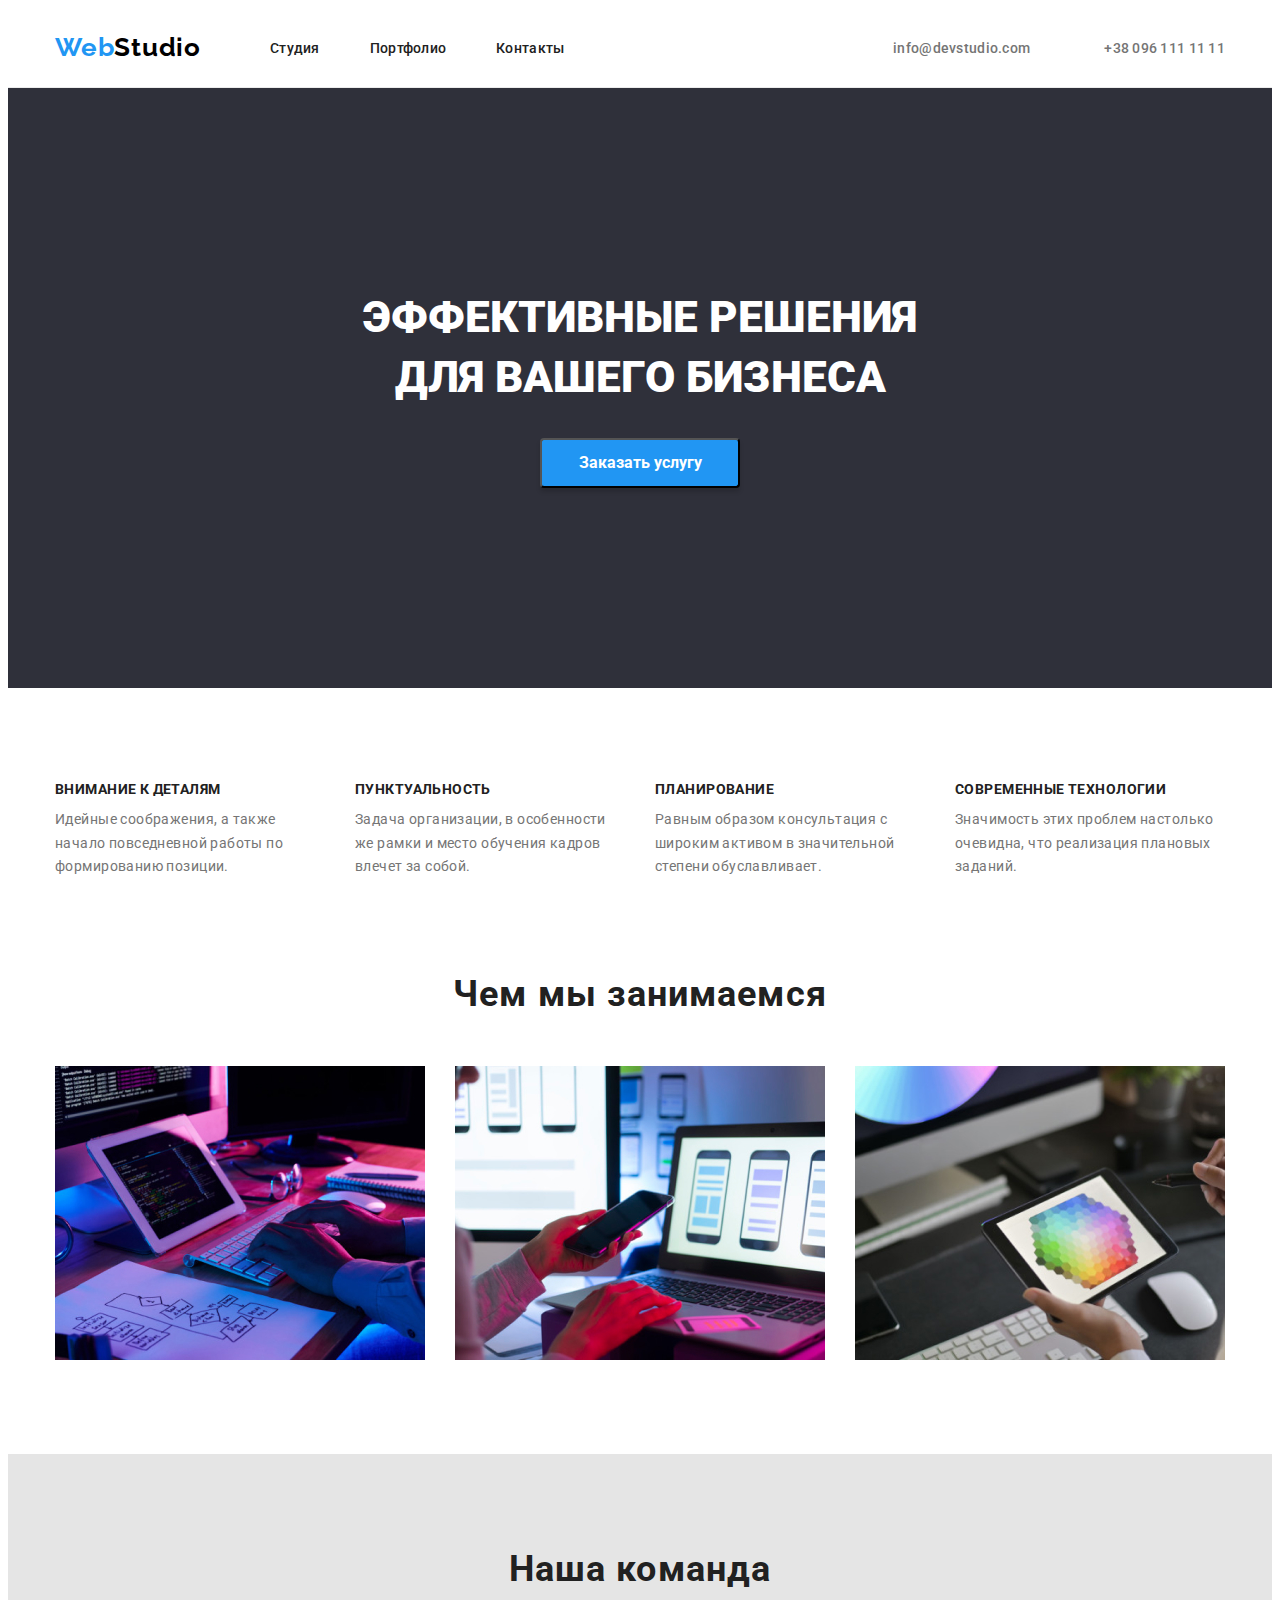
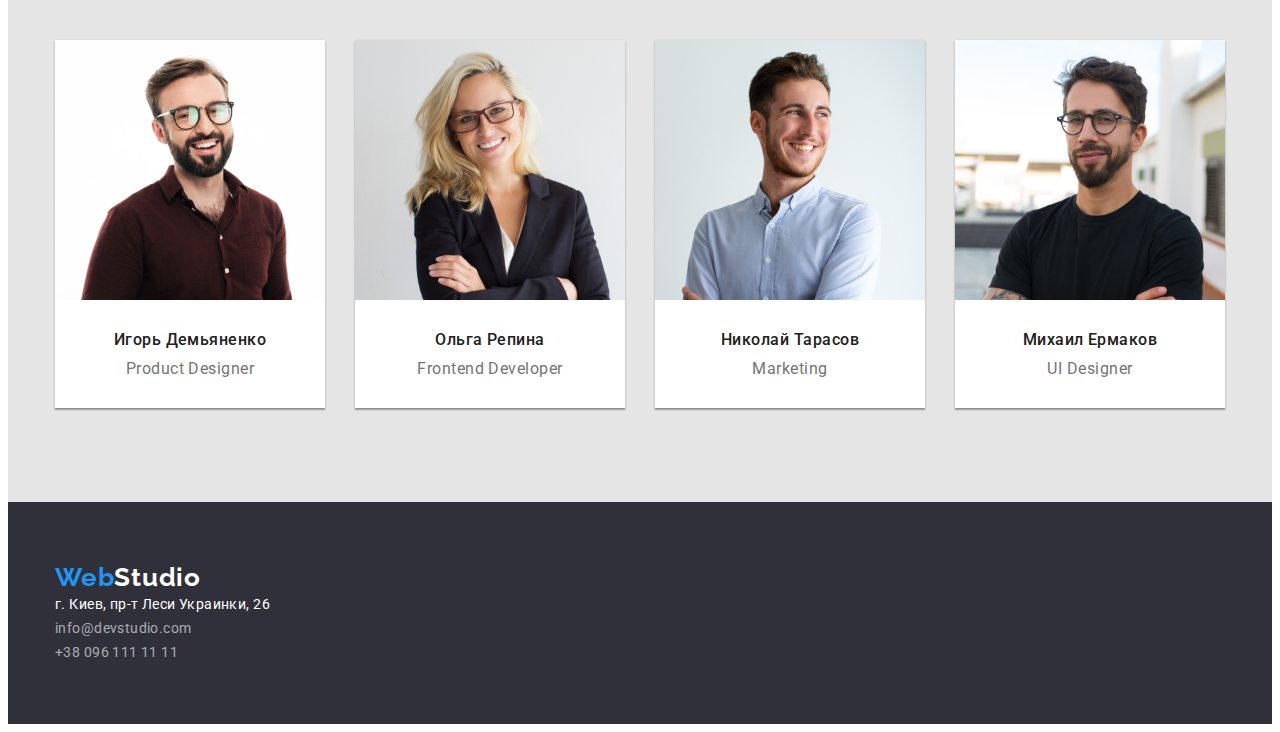
<file: index.html>
<!DOCTYPE html>
<html lang="ru">
<head>
    <meta charset="UTF-8">
    <meta http-equiv="X-UA-Compatible" content="IE=edge">
    <meta name="viewport" content="width=device-width, initial-scale=1.0">
    <title>Document</title> 
    <link rel="preconnect" href="https://fonts.googleapis.com">
    <link rel="preconnect" href="https://fonts.gstatic.com" crossorigin>
    <link href="https://fonts.googleapis.com/css2?family=Raleway:wght@700&family=Roboto:wght@400;500;700;900&display=swap" rel="stylesheet">
    <link rel="stylesheet" href="https://cdnjs.cloudflare.com/ajax/libs/modern-normalize/1.1.0/modern-normalize.min.css" integrity="sha512-wpPYUAdjBVSE4KJnH1VR1HeZfpl1ub8YT/NKx4PuQ5NmX2tKuGu6U/JRp5y+Y8XG2tV+wKQpNHVUX03MfMFn9Q==" crossorigin="anonymous" referrerpolicy="no-referrer" />
    <link rel="stylesheet" href="./css/styles.css" />
</head>

<body>
<header class="header">
    <div class="container">
<nav class="header-nav">
    <a class="logo link" href="" lang="en">Web<span class="logo-accent">Studio</span></a>
    
   <ul class="header-list list"> 
       <li class="header-item"><a href="./index.html" class="header-link link studia ">Студия</a></li>
    <li class="header-item"><a href="./portfolio.html" class="header-link link portfolio">Портфолио</a></li>
    <li class="header-item"><a href="" class="header-link link contacts">Контакты</a></li>
</ul>
</nav>
 <div class="header-connect">
    <a href="mailto:info@devstudio.com" class="header-mail link">info@devstudio.com</a>
    <a href="tel:+380961111111" class="header-tel link">+38 096 111 11 11</a>
</div>
</div>

</header>

<main>   
 <section class="business">
    <div class="container">
<h1 class="main-title">ЭФФЕКТИВНЫЕ РЕШЕНИЯ <br>ДЛЯ ВАШЕГО БИЗНЕСА</br></h1>
<button type="button" class="business-btn">Заказать услугу</button>
</div>
</section>
<section class="option">
    <div class="container">
    <ul class="option-list list">
    <li class="option-item "> 
        <h3 class="option-item-title ">Внимание к деталям</h3>
    <p class="option-iyem-text">Идейные соображения, а также начало повседневной работы по формированию позиции. </p>
</li>
    <li class="option-item">
        <h3 class="option-item-title">Пунктуальность </h3>
    <p class="option-iyem-text">Задача организации, в особенности же рамки и место обучения кадров влечет за собой.</p>
</li>
    <li class="option-item">
        <h3 class="option-item-title">Планирование</h3>
    <p class="option-iyem-text">Равным образом консультация с широким активом в значительной степени обуславливает.</p>
</li>
    <li class="option-item">
        <h3 class="option-item-title">Современные технологии</h3>
    <p class="option-iyem-text">Значимость этих проблем настолько очевидна, что реализация плановых заданий.</p>
</li>
</ul>
</div>
</section>
<section class="work">
<div class="container">
<h2 class="work-title">Чем мы занимаемся</h2>

<ul class="work-list list">
    
    <li class="work-item"><img src="img/cod.jpg" alt="верстка" width="370" height="294" class="work-pict"> </li>
<li class="work-item"> <img src="img/telephone.jpg" alt="верстка" width="370" height="294"  class="work-pict"></li>
<li class="work-item"><img src="img/laptop.jpg" alt="верстка" width="370" height="294" class="work-pict"></li>
</ul>
</div>
</section>
   <section class="hero">
       <div class="container">
<h2 class="hero-title">Наша команда</h2>
<ul class="hero-list list">
    <li class="hero-item">
           
        <img src="./img/igor.jpg" alt="работник1" width="270" height="260"  class="hero-pict">
        <div class="about-people">
        <h3 class="hero-name">Игорь Демьяненко</h3>
        <p class="hero-work">Product Designer</p>
        </div>
    </li>

    <li class="hero-item">
                            
        <img src="./img/olha.jpg" alt="работник2" width="270" height="260" class="hero-pict">
        <div class="about-people">
        <h3 class="hero-name">Ольга Репина</h3>
        <p class="hero-work">Frontend Developer</p>
        </div>   
    </li>
    <li class="hero-item">              
      
        <img src="./img/nikolay.jpg" alt="работник3" width="270" height="260" class="hero-pict">
        <div class="about-people">
        <h3 class="hero-name">Николай Тарасов</h3>
        <p class="hero-work">Marketing</p>
        </div>
    </li>

    <li class="hero-item"> 
        <img src="./img/mihail.jpg" alt="работник4" width="270" height="260" class="hero-pict">
        <div class="about-people">
        <h3 class="hero-name">Михаил Ермаков</h3>
        <p class="hero-work">UI Designer</p>          
        </div>
    </li>
</ul>
</div>
</section>
</main>
<footer class="footer">
    <div class="container">
    <a class="logo link" href="" lang="en">Web<span class="logo-accent-two">Studio</span></a>

    <address>
        <ul class="footer-list list">
          <li class="footer-item"><a href="https://bit.ly/3pXMvUd" target="_blank" rel="noopener noreferrer" class="footer-link-place link">г. Киев, пр-т
              Леси Украинки, 26</a> </li>
          <li class="footer-item"><a href="mailto:info@devstudio.com" class="footer-mail link">info@devstudio.com</a> </li>
          <li class="footer-item"><a href="tel:+380961111111" class="footer-tel link">+38 096 111 11 11</a> </li>
        </ul>
      </address>
    </div>
    </footer> 

</body>
</html>
</file>
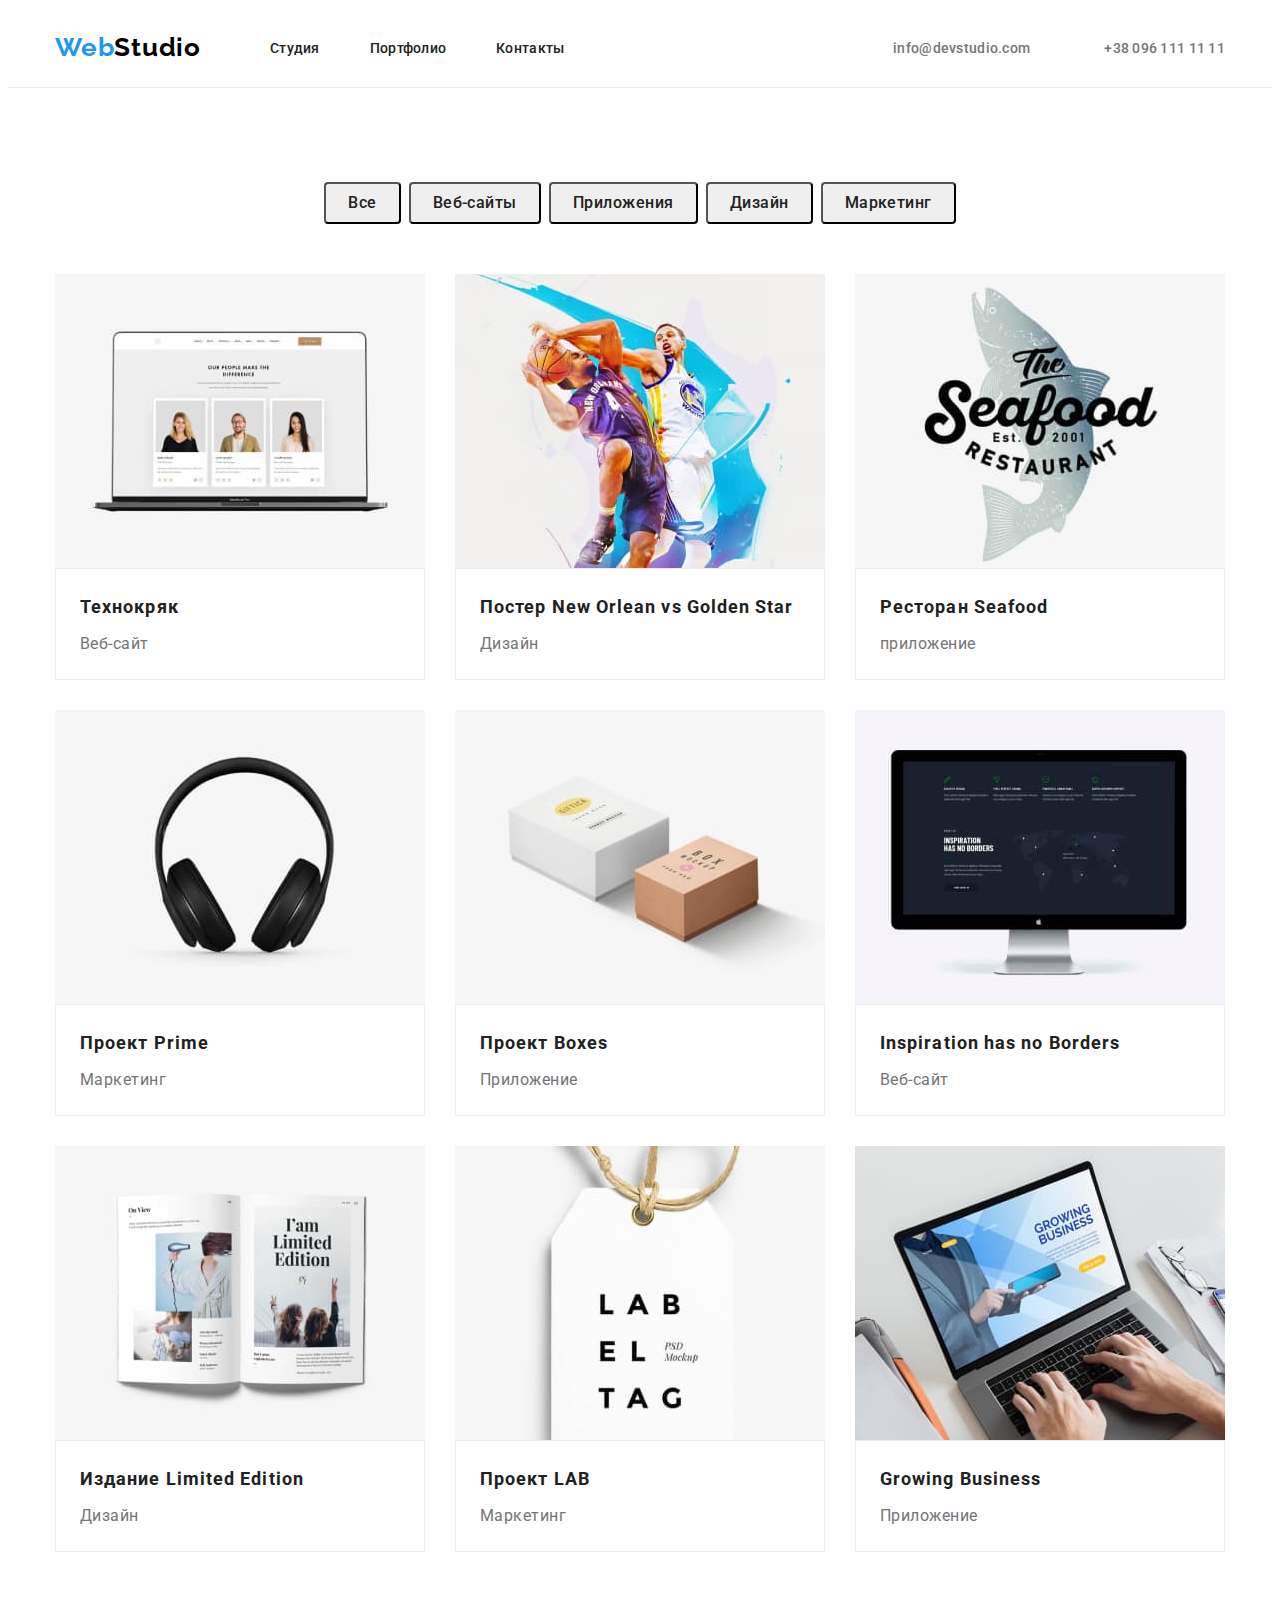
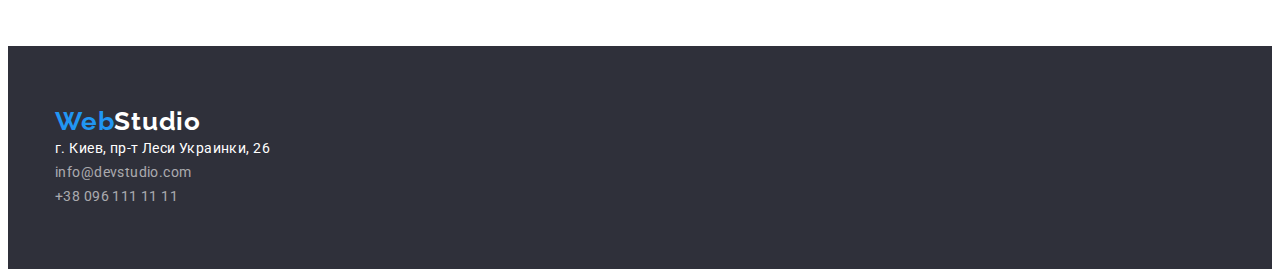
<file: portfolio.html>
<!DOCTYPE html>
<html lang="ru">
<head>
    <meta charset="UTF-8">
    <meta http-equiv="X-UA-Compatible" content="IE=edge">
    <meta name="viewport" content="width=device-width, initial-scale=1.0">
    <title>Document</title>
    <link rel="preconnect" href="https://fonts.googleapis.com">
<link rel="preconnect" href="https://fonts.gstatic.com" crossorigin>
<link href="https://fonts.googleapis.com/css2?family=Raleway:wght@700&family=Roboto:wght@400;500;700;900&display=swap" rel="stylesheet">
<link rel="stylesheet" href="https://cdnjs.cloudflare.com/ajax/libs/modern-normalize/1.1.0/modern-normalize.min.css" integrity="sha512-wpPYUAdjBVSE4KJnH1VR1HeZfpl1ub8YT/NKx4PuQ5NmX2tKuGu6U/JRp5y+Y8XG2tV+wKQpNHVUX03MfMFn9Q==" crossorigin="anonymous" referrerpolicy="no-referrer" />
<link rel="stylesheet" href="./css/styles.css" />
</head>
<body>
    
 <header class="header">
    <div class="container">
        <nav class="header-nav">
        <a class="logo link" href="" lang="en">Web<span class="logo-accent">Studio</span></a>          
       <ul class="header-list list"> 
           <li class="header-item"><a href="./index.html" class="header-link link">Студия</a></li>
        <li class="header-item"><a href="./portfolio.html" class="header-link link">Портфолио</a></li>
        <li class="header-item"><a href="" class="header-link link">Контакты</a></li>
    </ul>
    </nav>
    <div class="header-connect">
        <a href="mailto:info@devstudio.com" class="header-mail link">info@devstudio.com</a>
        <a href="tel:+380961111111" class="header-tel link">+38 096 111 11 11</a>
    </div>
    </div> 
    </header>
    <main>
<section class="main-box">
    <div class="container">
    <ul class="main-list list">
        <li class="main-item"><button type="button" class="main-btn">Все</button></li>
        <li class="main-item"><button type="button" class="main-btn">Веб-сайты</button></li>
        <li class="main-item"><button type="button" class="main-btn">Приложения</button></li>
        <li class="main-item"><button type="button" class="main-btn">Дизайн</button></li>
        <li class="main-item"><button type="button" class="main-btn">Маркетинг</button></li>
    </ul>
    <ul class="box-list list">
        <li class="box-item">
           <a href="" class="box-link link"> <img src="./images/img1.jpg" alt="веб-сайт" width="370" height="294" class="box-photo"></a>
           <div class="about-box">
           <h3 class="box-title">Технокряк</h3>
                    <p class="box-text">Веб-сайт</p>
            </div>    
            
        </li>
        <li class="box-item " >
          <a href="" class="box-link link">  <img src="./images/img2.jpg" alt="дизайн" width="370" height="294" class="box-photo"></a>
          <div class="about-box">     
          <h3 class="box-title">Постер New Orlean vs Golden Star</h3>
                    <p class="box-text">Дизайн</p>
           </div>     
            
        </li>
        <li class="box-item">
            <a href="" class="box-link link"><img src="./images/img3.jpg" alt="приложение" width="370" height="294" class="box-photo"></a>
            <div class="about-box">   
            <h3 class="box-title">Ресторан Seafood</h3>
                    <p class="box-text">приложение</p>
            </div>    
        
        </li>
        <li class="box-item">
            <a href="" class="box-link link"><img src="./images/img4.jpg" alt="маркетинг" width="370" height="294" class="box-photo"></a>
            <div class="about-box">    
            <h3 class="box-title">Проект Prime</h3>
                    <p class="box-text">Маркетинг</p>
            </div>    
            
        </li>
        <li class="box-item">
            <a href="" class="box-link link"><img src="./images/img5.jpg" alt="приложение" width="370" height="294" class="box-photo"></a>
            <div class="about-box">    
            <h3 class="box-title">Проект Boxes</h3>
                    <p class="box-text">Приложение</p>
            </div>    
            
        </li>
        <li class="box-item">
            <a href="" class="box-link link"><img src="./images/img6.jpg" alt="веб-сайт" width="370" height="294" class="box-photo"></a>
            <div class="about-box">    
            <h3 class="box-title">Inspiration has no Borders</h3>
                    <p class="box-text">Веб-сайт</p>
            </div>    
            
        </li>
        <li class="box-item">
            <a href="" class="box-link link"><img src="./images/img7.jpg" alt="дизайн" width="370" height="294" class="box-photo"></a>
            <div class="about-box">    
            <h3 class="box-title">Издание Limited Edition</h3>
                    <p class="box-text">Дизайн</p>
            </div>    
            
        </li>
        <li class="box-item">
            <a href="" class="box-link link"><img src="./images/img8.jpg" alt="маркетинг" width="370" height="294" class="box-photo"></a>
            <div class="about-box">    
            <h3 class="box-title">Проект LAB</h3>
                    <p class="box-text">Маркетинг</p>
            </div>    
            
        </li>
        <li class="box-item">
            <a href="" class="box-link link"><img src="./images/img9.jpg" alt="приложение" width="370" height="294" class="box-photo"></a>
            <div class="about-box">    
            <h3 class="box-title">Growing Business</h3>
                    <p class="box-text">Приложение</p>
            </div>    
            
        </li>
    </ul>
</div>
</section>
    </main>
    <footer class="footer">
        <div class="container">
        <a class="logo link" href="" lang="en">Web<span class="logo-accent-two">Studio</span></a>
        <address>
            <ul class="footer-list list">
                <li class="footer-item"><a href="https://bit.ly/3pXMvUd" target="_blank" rel="noopener noreferrer" class="footer-link-place link">г. Киев, пр-т
                    Леси Украинки, 26</a> </li>
                <li class="footer-item"><a href="mailto:info@devstudio.com" class="footer-mail link">info@devstudio.com</a> </li>
                <li class="footer-item"><a href="tel:+380961111111" class="footer-tel link">+38 096 111 11 11</a> </li>
              </ul>
          </address>
        </div>
    </footer>
</body>
</html>
</file>
<file: css/styles.css>
:root {
    --header-color: #212121;
    --title-color:#212121;
    --text-color:#757575;
    --btn-color:#2196F3;
    --second-title-color:#FFFFFF;
    --logo-colar:#2196F3;
    --header-link-color:#757575;
    --second-btn-color:#212121;
}
img {
  display: block;
}

* {
  box-sizing: border-box;
}
address {
  font-style: normal;
}
p, h1, h2, h3, h4, h5, h6{
  margin: 0;
}
ul{
  margin: 0;
  padding-left: 0;
}


body{
font-family: 'Roboto', sans-serif;
color: #212121;

}
.list {
    list-style: none;
}
.link {
    text-decoration: none;
}
.container {
  width: 1200px;
  margin: 0 auto;
  padding-left: 15px;
  padding-right: 15px;
}
                                          /*header*/
.header {
  padding-top: 24px;
  padding-bottom: 24px;
  border-bottom: 1px solid #ECECEC;
}
.logo {font-family: 'Raleway',sans-serif;
    font-style: normal;
    font-weight: 700;
    font-size: 26px;
    line-height: 1.19;
    letter-spacing: 0.03em;
    color: var(--logo-colar);
    width: 145px;
    height: 31px;
  }
  .logo {
    margin-right: 70px;
  }
    .logo-accent {
        color: black;
    }
    .logo-accent-two{
      color: #FFFFFF;
    }
    .header-list {
      display: flex;
    }
    .header-nav {
      display: flex;
      align-items: center;
    }
    .header .container {
     display: flex;
     align-items: center;
    }
  .header-link {
    font-weight: 500;
    font-size: 14px;
    line-height: 1.14;  
    letter-spacing: 0.02em;
    
    color: var(--header-color);
  }

  .header-item {
   margin-right: 50px;

  }
  .header-item:last-child {
    margin-right: 0;
  }
  .header-mail {
      
  font-weight: 500;
  font-size: 14px;
  line-height: 1.14;
  letter-spacing: 0.02em;
  
  color: var(--header-link-color);
  margin-right: 70px;
  }
  .header-tel {
    font-weight: 500;
    font-size: 14px;
    line-height: 1.14;
    letter-spacing: 0.02em;
    
    color: var(--header-link-color);
  }
  .header-connect {
    margin-left: auto;
  }
  .header-link:hover,
  .header-link:focus {
    color: var(--btn-color);
  }
  .header-mail:hover,
  .header-mail:focus {
    color: var(--btn-color);
  }
  .header-tel:hover,
  .header-tel:focus {
    color: var(--btn-color);
  }

  .business-btn:hover,
  .business-btn:focus {
    background: var(--btn-color);
  }
  .main-btn:hover,
  .main-btn:focus {
    background: var(--btn-color);
  }
  .footer-link-place:hover,
  .footer-link-place:focus {
    color: var(--btn-color);
  }
  .footer-mail:hover,
  .footer-mail:focus {
    color: var(--btn-color);
  }
  .footer-tel:hover,
  .footer-tel:focus {
    color: var(--btn-color);

  }
                                         /*main*/
 .business{
  background: #2F303A;
  padding-top: 200px;
  padding-bottom: 200px;
 }                                        
.main-title {
    font-weight: 900;
font-size: 44px;
line-height: 1.36;
color:var(--second-title-color);
text-align: center;
margin-bottom: 30px;
width: 696px;
margin-left: auto;
margin-right: auto;
}


  .business-btn {
    font-family: 'Roboto';
    font-style: normal;
    font-weight: 700;
    font-size: 16px;
    line-height: 1.88;
    min-width: 200px;
    height: 50px;
    margin: 0 auto;
    display: block;
    background: #2196F3;
box-shadow: 0px 4px 4px rgba(0, 0, 0, 0.15);
border-radius: 4px;
color: #FFFFFF;
  }   
  .option {
    padding-top: 94px;
    padding-bottom: 94px;
  }
    .option-list {
     display: flex;

    }
    .option-item:not(:last-child) {
      margin-right: 30px;
    }
    .option-item {
      width: 270px;
    }
  
  .option-item-title {
    font-weight: 700;
    font-size: 14px;
    line-height: 1.14;
    letter-spacing: 0.03em;
    text-transform: uppercase;
    color: var(--title-color);
    margin-bottom: 10px;
  } 
  .option-iyem-text {
    font-size: 14px;
    line-height: 1.71;
    letter-spacing: 0.03em;
    
    color: var(--text-color);
  }     
  .work {
    padding-bottom: 94px;
  }
  .work-title {
    font-weight: 700;
    font-size: 36px;
    line-height: 1.17;
    letter-spacing: 0.03em;
    color: var(--title-color);
    margin-bottom: 50px;
    text-align: center;
  }   
  .work-list {
   display: flex;
  }
  .work-item:not(:last-child) {
   margin-right: 30px;

  } 
  
  .hero {
    background: #E5E5E5;
    padding-top: 94px;
    padding-bottom: 94px; 
  }
  .hero-title {
    font-weight: 700;
    font-size: 36px;
    line-height: 1.17;
    letter-spacing: 0.03em;
    color: var(--title-color);
    text-align: center;
    margin-bottom: 50px;
  }  
  .hero-list {
    display: flex;
     margin: -15px;
  }
  /* .hero-item:not(:last-child) {
    margin-right: 30px; 

  } */
  .hero-item {
    /* flex-basic: calc((100% - 120px) / 4); */
    flex-basis: calc(100% / 4 - 30px);
    margin: 15px;
    box-shadow: 0px 1px 3px rgba(0, 0, 0, 0.12), 0px 1px 1px rgba(0, 0, 0, 0.14), 0px 2px 1px rgba(0, 0, 0, 0.2);
  }
  .about-people {
    padding-top: 30px;
    padding-bottom: 30px;
    text-align: center;
    background-color: #FFFFFF;
  }

  .hero-name {
    font-weight: 500;
    font-size: 16px;
    line-height: 1.19;
    letter-spacing: 0.03em;
    color: var(--title-color);
    margin-bottom: 10px;
  }     
  .hero-work {
    font-size: 16px;
    line-height: 1.19;
    letter-spacing: 0.03em;
    
    color: var(--text-color);
  }   
                                    /*footer*/
   .footer {
    background: #2F303A;
    padding-top: 60px;
    padding-bottom: 60px; 
   }


   .footer-link-place {
    font-size: 14px;
    line-height: 1.71;
    letter-spacing: 0.03em;
    color: var(--second-title-color);
    margin-top: 20px;
   }
   .footer-mail {
    font-size: 14px;
    line-height: 1.71;
    letter-spacing: 0.03em;
    color: rgba(255, 255, 255, 0.6);
    margin-top: 9px;
   }
   .footer-tel {
    font-size: 14px;
    line-height: 1.71;
    letter-spacing: 0.03em;
    color: rgba(255, 255, 255, 0.6);
    margin-top: 9px;
   }              
  


                            /*main-portfolio*/
  .main-box {
    padding-top: 94px;
    padding-bottom: 94px;
  }                          
  .main-btn {
    font-family: 'Roboto';
    font-style: normal;
    font-weight: 500;
    font-size: 16px;
    line-height: 1.63;
    letter-spacing: 0.03em;
    color: var(--second-btn-color);
    padding: 6px 22px;
    border-radius: 4px;
  }  
  .main-list {
    margin-bottom: 50px;
    display:flex;
    justify-content: center;
  }
  .main-item:not(:last-child) {
    margin-right: 8px;
  }
  .about-box {
    padding-top: 20px;
    padding-bottom: 20px;
    border: 1px solid #EEEEEE;
    padding-left: 24px;
    padding-right: 24px;
  }
  .box-list {
   display: flex;
   flex-wrap: wrap;
    margin: -15px;
  }
  .box-item {
    flex-basis: calc(100% / 9 - 30px);
     margin: 15px;
     
  }
  .box-title{
    font-weight: 700;
    font-size: 18px;
    line-height: 2.00;
    letter-spacing: 0.06em;
    color: var(--title-color);
    margin-bottom: 4px;
    
    
  }                                                   
  .box-text {
    font-size: 16px;
    line-height: 1.88;
    letter-spacing: 0.03em;
    
    color: var(--text-color);
  }
</file>
